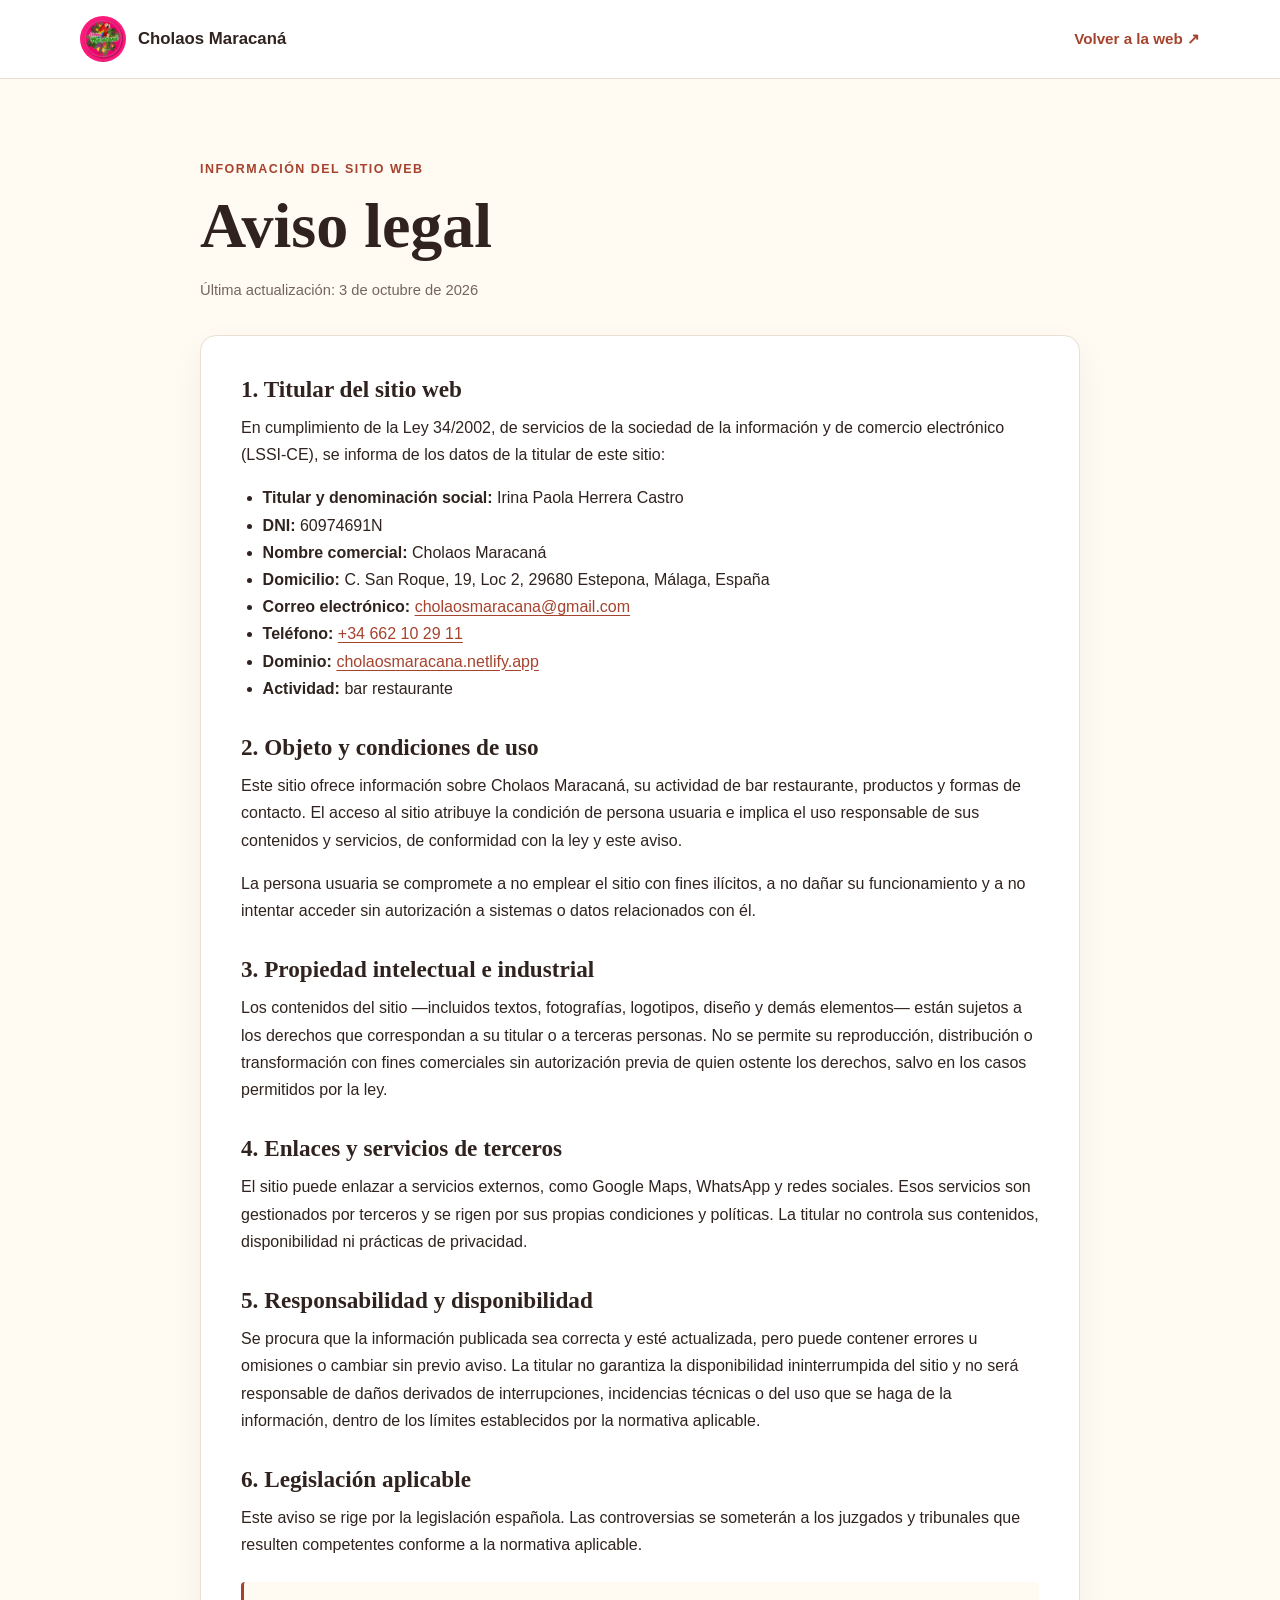
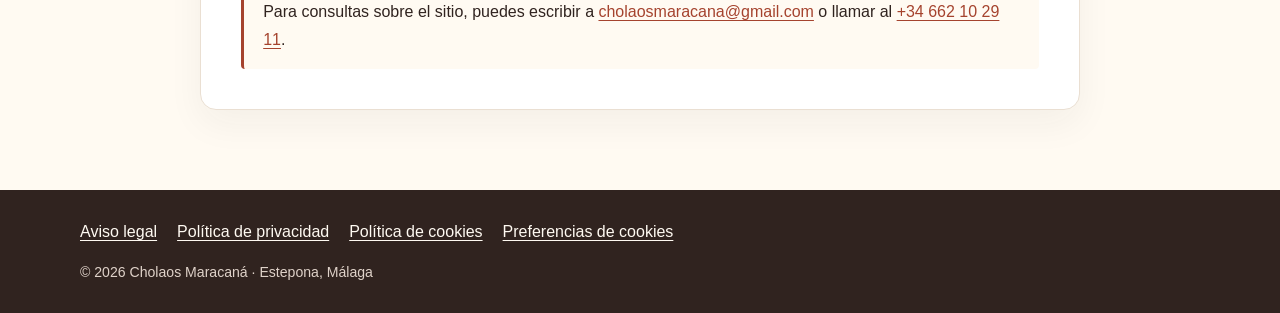
<file: aviso-legal.html>
<!DOCTYPE html>
<html lang="es">
<head>
  <meta charset="UTF-8">
  <meta name="viewport" content="width=device-width, initial-scale=1">
  <meta name="description" content="Aviso legal del sitio web de Cholaos Maracaná, bar restaurante en Estepona.">
  <meta name="theme-color" content="#fffaf2">
  <link rel="icon" href="favicon.ico" sizes="48x48">
  <link rel="icon" href="img/favicon/favicon-32.png" type="image/png" sizes="32x32">
  <link rel="icon" href="img/favicon/favicon-192.png" type="image/png" sizes="192x192">
  <link rel="apple-touch-icon" href="img/favicon/apple-touch-icon.png">
  <title>Aviso legal | Cholaos Maracaná</title>
  <link rel="stylesheet" href="css/legal.css">
  <!-- Metricool -->
  <script>function loadScript(a){var b=document.getElementsByTagName("head")[0],c=document.createElement("script");c.type="text/javascript",c.src="https://tracker.metricool.com/resources/be.js",c.onreadystatechange=a,c.onload=a,b.appendChild(c)}loadScript(function(){beTracker.t({hash:"d5d66e7a47331c2b52c919f27eda5e9d"})});</script>
</head>
<body>
  <header class="legal-header">
    <a class="legal-brand" href="index.html" aria-label="Cholaos Maracaná, página de inicio">
      <img src="img/logo.jpeg" alt="">
      <span>Cholaos Maracaná</span>
    </a>
    <a class="legal-home" href="index.html">Volver a la web <span aria-hidden="true">↗</span></a>
  </header>

  <main class="legal-main">
    <p class="legal-eyebrow">Información del sitio web</p>
    <h1>Aviso legal</h1>
    <p class="legal-updated">Última actualización: 3 de octubre de 2026</p>
    <article class="legal-content">
      <h2>1. Titular del sitio web</h2>
      <p>En cumplimiento de la Ley 34/2002, de servicios de la sociedad de la información y de comercio electrónico (LSSI-CE), se informa de los datos de la titular de este sitio:</p>
      <address>
        <ul>
          <li><strong>Titular y denominación social:</strong> Irina Paola Herrera Castro</li>
          <li><strong>DNI:</strong> 60974691N</li>
          <li><strong>Nombre comercial:</strong> Cholaos Maracaná</li>
          <li><strong>Domicilio:</strong> C. San Roque, 19, Loc 2, 29680 Estepona, Málaga, España</li>
          <li><strong>Correo electrónico:</strong> <a href="mailto:cholaosmaracana@gmail.com">cholaosmaracana@gmail.com</a></li>
          <li><strong>Teléfono:</strong> <a href="tel:+34662102911">+34 662 10 29 11</a></li>
          <li><strong>Dominio:</strong> <a href="https://cholaosmaracana.netlify.app/">cholaosmaracana.netlify.app</a></li>
          <li><strong>Actividad:</strong> bar restaurante</li>
        </ul>
      </address>

      <h2>2. Objeto y condiciones de uso</h2>
      <p>Este sitio ofrece información sobre Cholaos Maracaná, su actividad de bar restaurante, productos y formas de contacto. El acceso al sitio atribuye la condición de persona usuaria e implica el uso responsable de sus contenidos y servicios, de conformidad con la ley y este aviso.</p>
      <p>La persona usuaria se compromete a no emplear el sitio con fines ilícitos, a no dañar su funcionamiento y a no intentar acceder sin autorización a sistemas o datos relacionados con él.</p>

      <h2>3. Propiedad intelectual e industrial</h2>
      <p>Los contenidos del sitio —incluidos textos, fotografías, logotipos, diseño y demás elementos— están sujetos a los derechos que correspondan a su titular o a terceras personas. No se permite su reproducción, distribución o transformación con fines comerciales sin autorización previa de quien ostente los derechos, salvo en los casos permitidos por la ley.</p>

      <h2>4. Enlaces y servicios de terceros</h2>
      <p>El sitio puede enlazar a servicios externos, como Google Maps, WhatsApp y redes sociales. Esos servicios son gestionados por terceros y se rigen por sus propias condiciones y políticas. La titular no controla sus contenidos, disponibilidad ni prácticas de privacidad.</p>

      <h2>5. Responsabilidad y disponibilidad</h2>
      <p>Se procura que la información publicada sea correcta y esté actualizada, pero puede contener errores u omisiones o cambiar sin previo aviso. La titular no garantiza la disponibilidad ininterrumpida del sitio y no será responsable de daños derivados de interrupciones, incidencias técnicas o del uso que se haga de la información, dentro de los límites establecidos por la normativa aplicable.</p>

      <h2>6. Legislación aplicable</h2>
      <p>Este aviso se rige por la legislación española. Las controversias se someterán a los juzgados y tribunales que resulten competentes conforme a la normativa aplicable.</p>

      <div class="legal-callout">Para consultas sobre el sitio, puedes escribir a <a href="mailto:cholaosmaracana@gmail.com">cholaosmaracana@gmail.com</a> o llamar al <a href="tel:+34662102911">+34 662 10 29 11</a>.</div>
    </article>
  </main>

  <footer class="legal-footer">
    <nav aria-label="Información legal y privacidad">
      <a href="aviso-legal.html" aria-current="page">Aviso legal</a>
      <a href="politica-de-privacidad.html">Política de privacidad</a>
      <a href="politica-de-cookies.html">Política de cookies</a>
      <a href="index.html#cookie-banner">Preferencias de cookies</a>
    </nav>
    <p>&copy; 2026 Cholaos Maracaná · Estepona, Málaga</p>
  </footer>
</body>
</html>
</file>
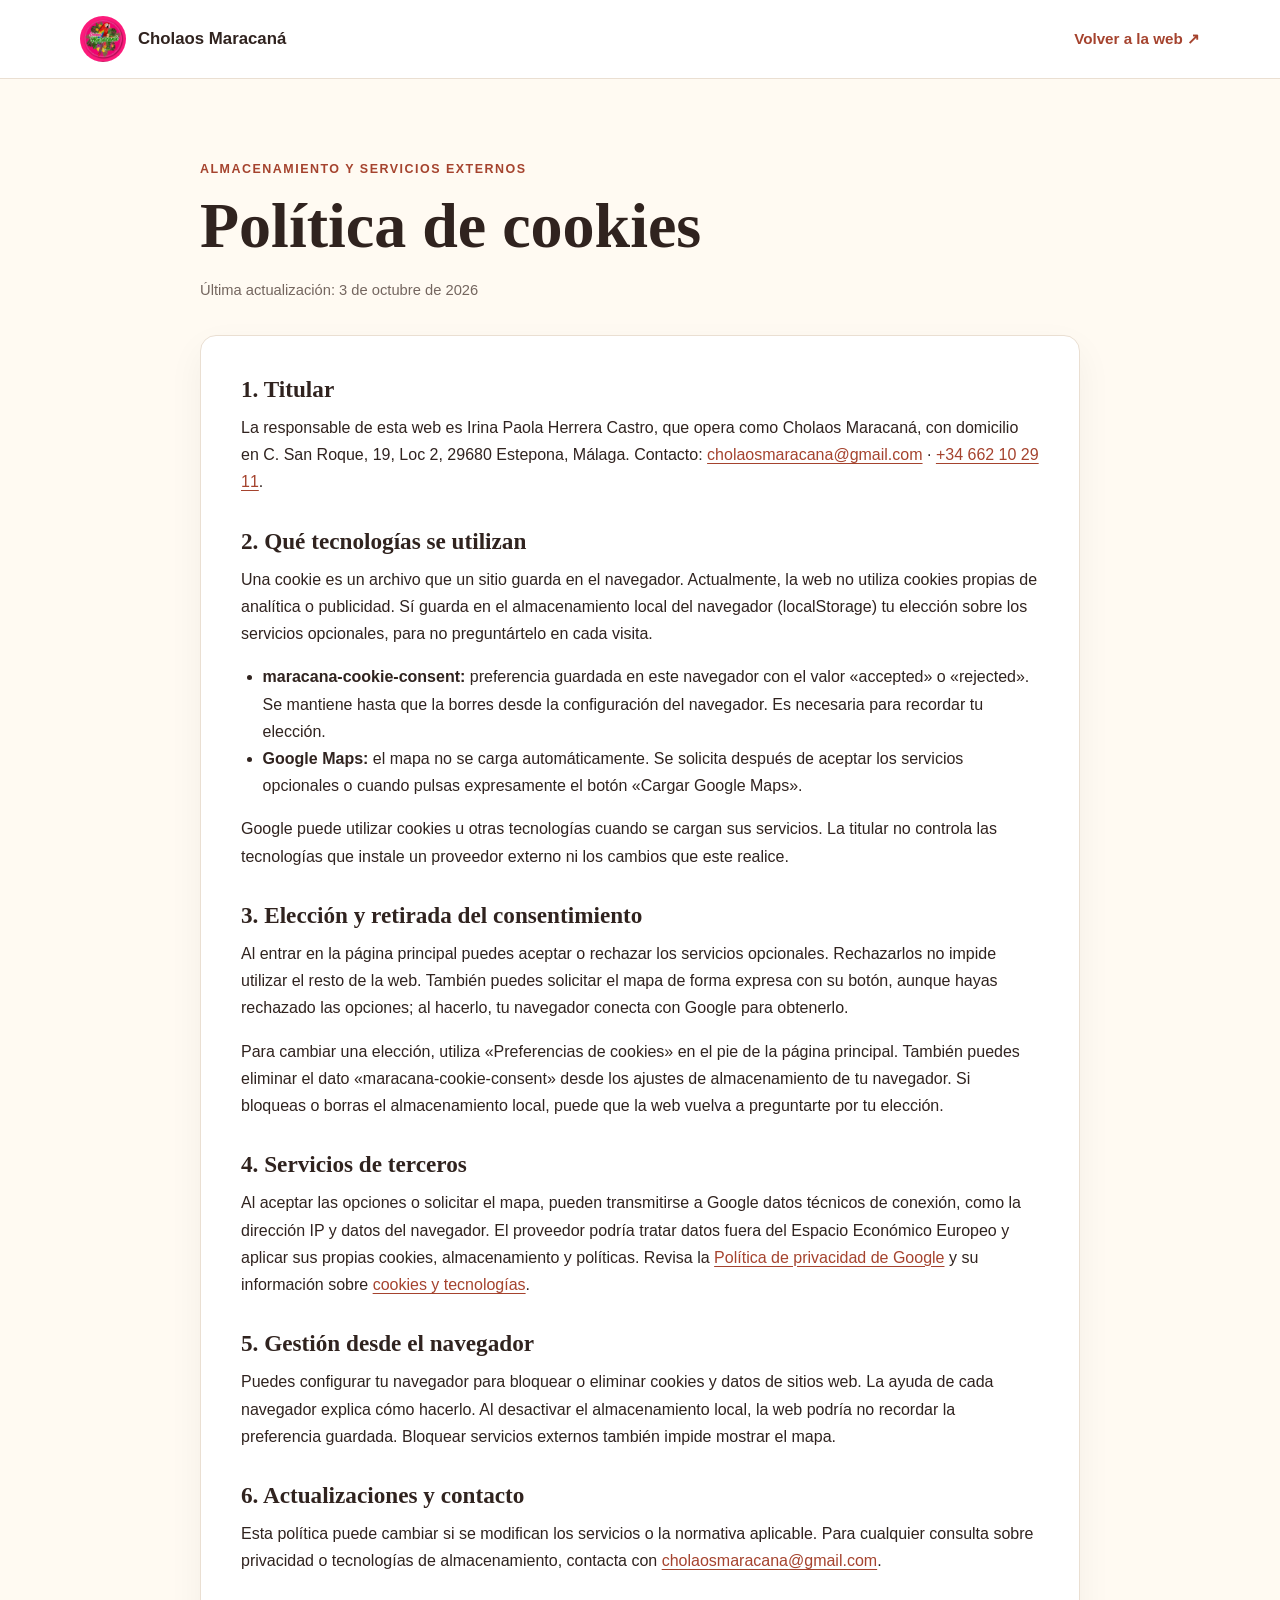
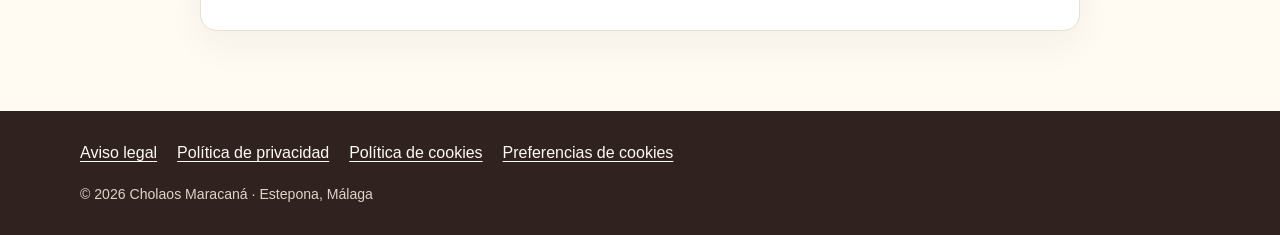
<file: politica-de-cookies.html>
<!DOCTYPE html>
<html lang="es">
<head>
  <meta charset="UTF-8">
  <meta name="viewport" content="width=device-width, initial-scale=1">
  <meta name="description" content="Política de cookies y tecnologías de almacenamiento usadas en la web de Cholaos Maracaná.">
  <meta name="theme-color" content="#fffaf2">
  <link rel="icon" href="favicon.ico" sizes="48x48">
  <link rel="icon" href="img/favicon/favicon-32.png" type="image/png" sizes="32x32">
  <link rel="icon" href="img/favicon/favicon-192.png" type="image/png" sizes="192x192">
  <link rel="apple-touch-icon" href="img/favicon/apple-touch-icon.png">
  <title>Política de cookies | Cholaos Maracaná</title>
  <link rel="stylesheet" href="css/legal.css">
  <!-- Metricool -->
  <script>function loadScript(a){var b=document.getElementsByTagName("head")[0],c=document.createElement("script");c.type="text/javascript",c.src="https://tracker.metricool.com/resources/be.js",c.onreadystatechange=a,c.onload=a,b.appendChild(c)}loadScript(function(){beTracker.t({hash:"d5d66e7a47331c2b52c919f27eda5e9d"})});</script>
</head>
<body>
  <header class="legal-header">
    <a class="legal-brand" href="index.html" aria-label="Cholaos Maracaná, página de inicio">
      <img src="img/logo.jpeg" alt="">
      <span>Cholaos Maracaná</span>
    </a>
    <a class="legal-home" href="index.html">Volver a la web <span aria-hidden="true">↗</span></a>
  </header>

  <main class="legal-main">
    <p class="legal-eyebrow">Almacenamiento y servicios externos</p>
    <h1>Política de cookies</h1>
    <p class="legal-updated">Última actualización: 3 de octubre de 2026</p>
    <article class="legal-content">
      <h2>1. Titular</h2>
      <p>La responsable de esta web es Irina Paola Herrera Castro, que opera como Cholaos Maracaná, con domicilio en C. San Roque, 19, Loc 2, 29680 Estepona, Málaga. Contacto: <a href="mailto:cholaosmaracana@gmail.com">cholaosmaracana@gmail.com</a> · <a href="tel:+34662102911">+34 662 10 29 11</a>.</p>

      <h2>2. Qué tecnologías se utilizan</h2>
      <p>Una cookie es un archivo que un sitio guarda en el navegador. Actualmente, la web no utiliza cookies propias de analítica o publicidad. Sí guarda en el almacenamiento local del navegador (localStorage) tu elección sobre los servicios opcionales, para no preguntártelo en cada visita.</p>
      <ul>
        <li><strong>maracana-cookie-consent:</strong> preferencia guardada en este navegador con el valor «accepted» o «rejected». Se mantiene hasta que la borres desde la configuración del navegador. Es necesaria para recordar tu elección.</li>
        <li><strong>Google Maps:</strong> el mapa no se carga automáticamente. Se solicita después de aceptar los servicios opcionales o cuando pulsas expresamente el botón «Cargar Google Maps».</li>
      </ul>
      <p>Google puede utilizar cookies u otras tecnologías cuando se cargan sus servicios. La titular no controla las tecnologías que instale un proveedor externo ni los cambios que este realice.</p>

      <h2>3. Elección y retirada del consentimiento</h2>
      <p>Al entrar en la página principal puedes aceptar o rechazar los servicios opcionales. Rechazarlos no impide utilizar el resto de la web. También puedes solicitar el mapa de forma expresa con su botón, aunque hayas rechazado las opciones; al hacerlo, tu navegador conecta con Google para obtenerlo.</p>
      <p>Para cambiar una elección, utiliza «Preferencias de cookies» en el pie de la página principal. También puedes eliminar el dato «maracana-cookie-consent» desde los ajustes de almacenamiento de tu navegador. Si bloqueas o borras el almacenamiento local, puede que la web vuelva a preguntarte por tu elección.</p>

      <h2>4. Servicios de terceros</h2>
      <p>Al aceptar las opciones o solicitar el mapa, pueden transmitirse a Google datos técnicos de conexión, como la dirección IP y datos del navegador. El proveedor podría tratar datos fuera del Espacio Económico Europeo y aplicar sus propias cookies, almacenamiento y políticas. Revisa la <a href="https://policies.google.com/privacy" target="_blank" rel="noopener noreferrer">Política de privacidad de Google</a> y su información sobre <a href="https://policies.google.com/technologies/cookies" target="_blank" rel="noopener noreferrer">cookies y tecnologías</a>.</p>

      <h2>5. Gestión desde el navegador</h2>
      <p>Puedes configurar tu navegador para bloquear o eliminar cookies y datos de sitios web. La ayuda de cada navegador explica cómo hacerlo. Al desactivar el almacenamiento local, la web podría no recordar la preferencia guardada. Bloquear servicios externos también impide mostrar el mapa.</p>

      <h2>6. Actualizaciones y contacto</h2>
      <p>Esta política puede cambiar si se modifican los servicios o la normativa aplicable. Para cualquier consulta sobre privacidad o tecnologías de almacenamiento, contacta con <a href="mailto:cholaosmaracana@gmail.com">cholaosmaracana@gmail.com</a>.</p>
    </article>
  </main>

  <footer class="legal-footer">
    <nav aria-label="Información legal y privacidad">
      <a href="aviso-legal.html">Aviso legal</a>
      <a href="politica-de-privacidad.html">Política de privacidad</a>
      <a href="politica-de-cookies.html" aria-current="page">Política de cookies</a>
      <a href="index.html#cookie-banner">Preferencias de cookies</a>
    </nav>
    <p>&copy; 2026 Cholaos Maracaná · Estepona, Málaga</p>
  </footer>
</body>
</html>
</file>
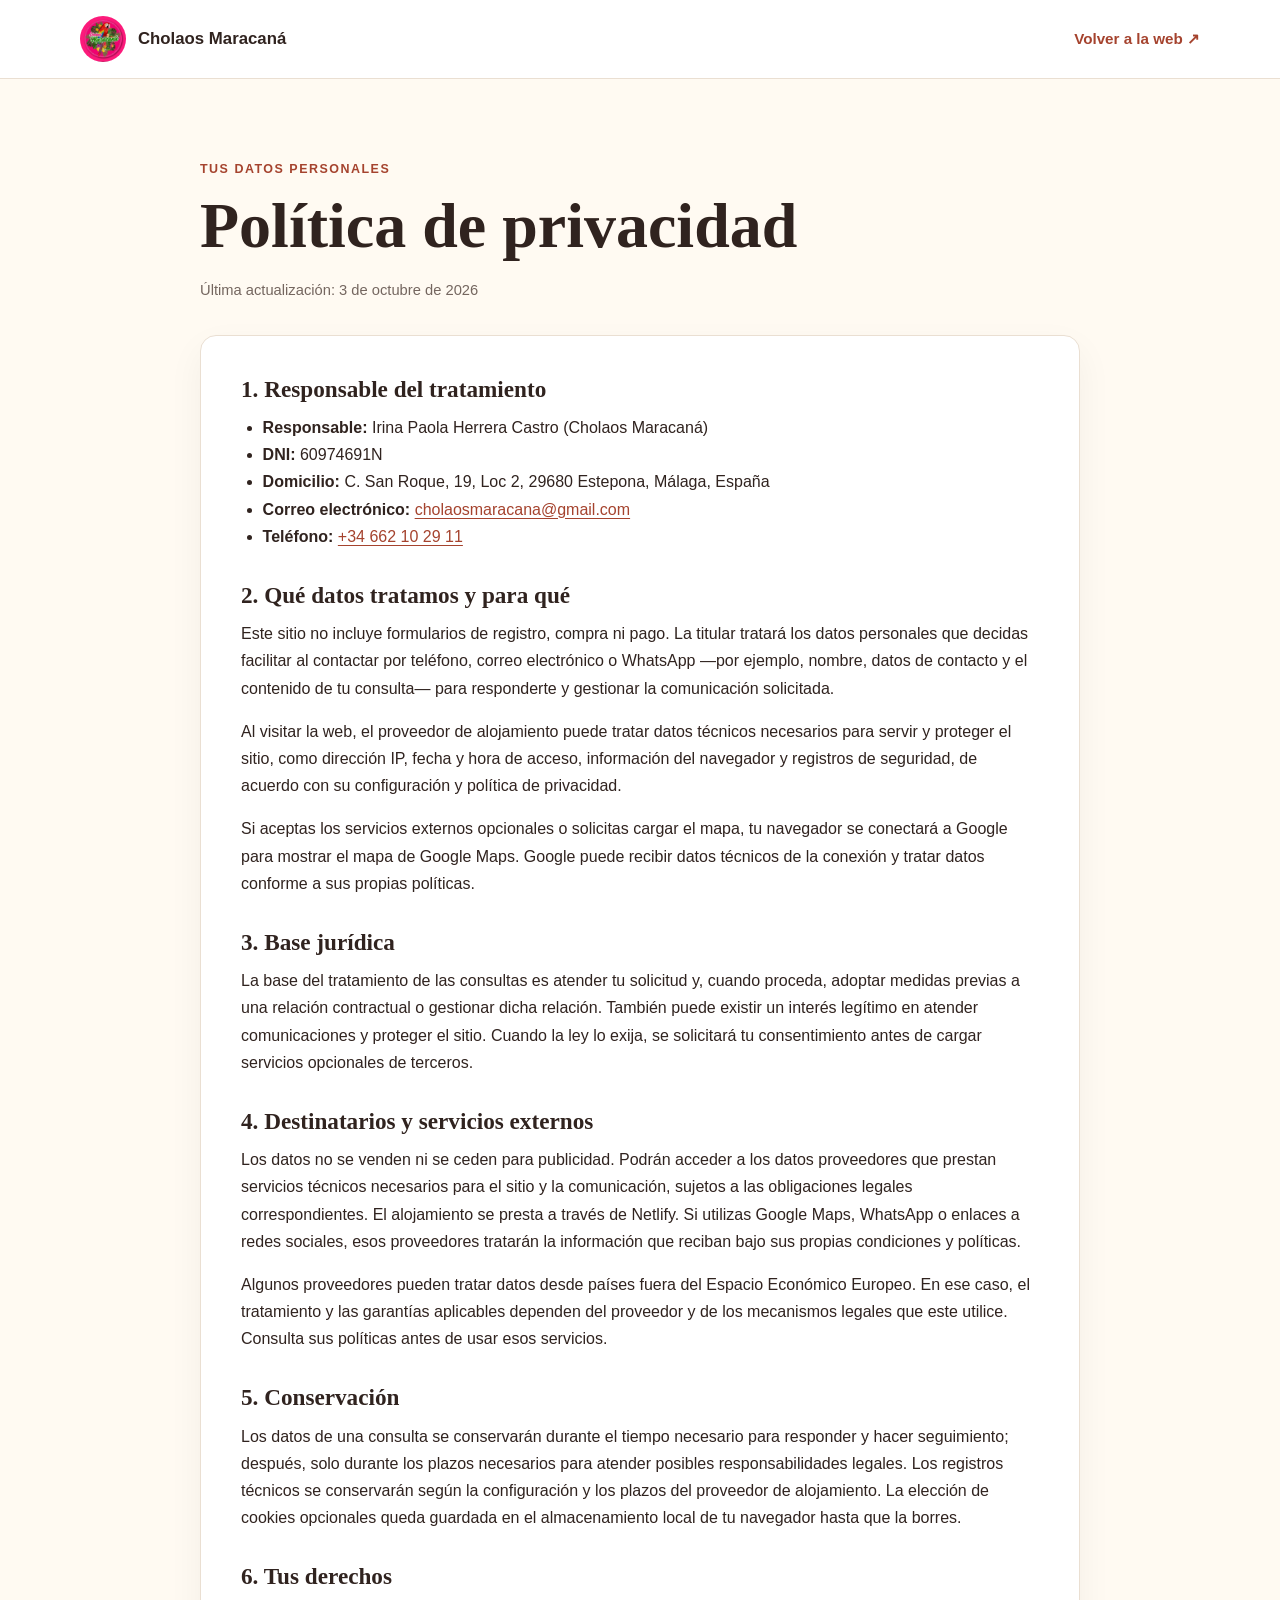
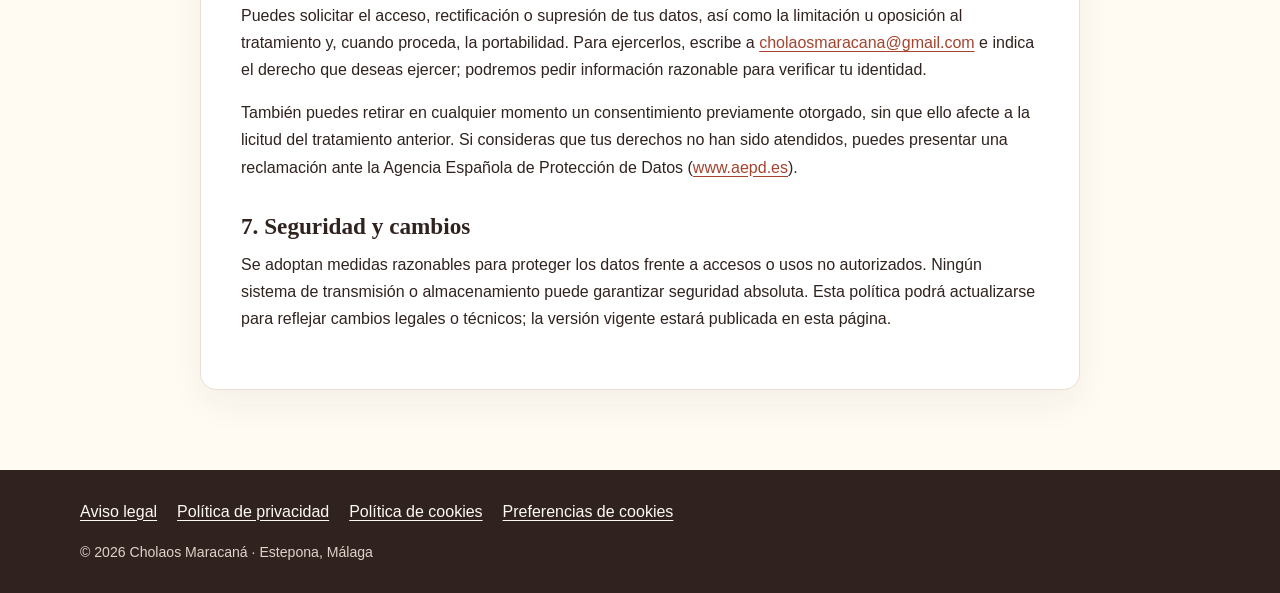
<file: politica-de-privacidad.html>
<!DOCTYPE html>
<html lang="es">
<head>
  <meta charset="UTF-8">
  <meta name="viewport" content="width=device-width, initial-scale=1">
  <meta name="description" content="Política de privacidad de Cholaos Maracaná: información sobre el tratamiento de datos personales.">
  <meta name="theme-color" content="#fffaf2">
  <link rel="icon" href="favicon.ico" sizes="48x48">
  <link rel="icon" href="img/favicon/favicon-32.png" type="image/png" sizes="32x32">
  <link rel="icon" href="img/favicon/favicon-192.png" type="image/png" sizes="192x192">
  <link rel="apple-touch-icon" href="img/favicon/apple-touch-icon.png">
  <title>Política de privacidad | Cholaos Maracaná</title>
  <link rel="stylesheet" href="css/legal.css">
  <!-- Metricool -->
  <script>function loadScript(a){var b=document.getElementsByTagName("head")[0],c=document.createElement("script");c.type="text/javascript",c.src="https://tracker.metricool.com/resources/be.js",c.onreadystatechange=a,c.onload=a,b.appendChild(c)}loadScript(function(){beTracker.t({hash:"d5d66e7a47331c2b52c919f27eda5e9d"})});</script>
</head>
<body>
  <header class="legal-header">
    <a class="legal-brand" href="index.html" aria-label="Cholaos Maracaná, página de inicio">
      <img src="img/logo.jpeg" alt="">
      <span>Cholaos Maracaná</span>
    </a>
    <a class="legal-home" href="index.html">Volver a la web <span aria-hidden="true">↗</span></a>
  </header>

  <main class="legal-main">
    <p class="legal-eyebrow">Tus datos personales</p>
    <h1>Política de privacidad</h1>
    <p class="legal-updated">Última actualización: 3 de octubre de 2026</p>
    <article class="legal-content">
      <h2>1. Responsable del tratamiento</h2>
      <ul>
        <li><strong>Responsable:</strong> Irina Paola Herrera Castro (Cholaos Maracaná)</li>
        <li><strong>DNI:</strong> 60974691N</li>
        <li><strong>Domicilio:</strong> C. San Roque, 19, Loc 2, 29680 Estepona, Málaga, España</li>
        <li><strong>Correo electrónico:</strong> <a href="mailto:cholaosmaracana@gmail.com">cholaosmaracana@gmail.com</a></li>
        <li><strong>Teléfono:</strong> <a href="tel:+34662102911">+34 662 10 29 11</a></li>
      </ul>

      <h2>2. Qué datos tratamos y para qué</h2>
      <p>Este sitio no incluye formularios de registro, compra ni pago. La titular tratará los datos personales que decidas facilitar al contactar por teléfono, correo electrónico o WhatsApp —por ejemplo, nombre, datos de contacto y el contenido de tu consulta— para responderte y gestionar la comunicación solicitada.</p>
      <p>Al visitar la web, el proveedor de alojamiento puede tratar datos técnicos necesarios para servir y proteger el sitio, como dirección IP, fecha y hora de acceso, información del navegador y registros de seguridad, de acuerdo con su configuración y política de privacidad.</p>
      <p>Si aceptas los servicios externos opcionales o solicitas cargar el mapa, tu navegador se conectará a Google para mostrar el mapa de Google Maps. Google puede recibir datos técnicos de la conexión y tratar datos conforme a sus propias políticas.</p>

      <h2>3. Base jurídica</h2>
      <p>La base del tratamiento de las consultas es atender tu solicitud y, cuando proceda, adoptar medidas previas a una relación contractual o gestionar dicha relación. También puede existir un interés legítimo en atender comunicaciones y proteger el sitio. Cuando la ley lo exija, se solicitará tu consentimiento antes de cargar servicios opcionales de terceros.</p>

      <h2>4. Destinatarios y servicios externos</h2>
      <p>Los datos no se venden ni se ceden para publicidad. Podrán acceder a los datos proveedores que prestan servicios técnicos necesarios para el sitio y la comunicación, sujetos a las obligaciones legales correspondientes. El alojamiento se presta a través de Netlify. Si utilizas Google Maps, WhatsApp o enlaces a redes sociales, esos proveedores tratarán la información que reciban bajo sus propias condiciones y políticas.</p>
      <p>Algunos proveedores pueden tratar datos desde países fuera del Espacio Económico Europeo. En ese caso, el tratamiento y las garantías aplicables dependen del proveedor y de los mecanismos legales que este utilice. Consulta sus políticas antes de usar esos servicios.</p>

      <h2>5. Conservación</h2>
      <p>Los datos de una consulta se conservarán durante el tiempo necesario para responder y hacer seguimiento; después, solo durante los plazos necesarios para atender posibles responsabilidades legales. Los registros técnicos se conservarán según la configuración y los plazos del proveedor de alojamiento. La elección de cookies opcionales queda guardada en el almacenamiento local de tu navegador hasta que la borres.</p>

      <h2>6. Tus derechos</h2>
      <p>Puedes solicitar el acceso, rectificación o supresión de tus datos, así como la limitación u oposición al tratamiento y, cuando proceda, la portabilidad. Para ejercerlos, escribe a <a href="mailto:cholaosmaracana@gmail.com">cholaosmaracana@gmail.com</a> e indica el derecho que deseas ejercer; podremos pedir información razonable para verificar tu identidad.</p>
      <p>También puedes retirar en cualquier momento un consentimiento previamente otorgado, sin que ello afecte a la licitud del tratamiento anterior. Si consideras que tus derechos no han sido atendidos, puedes presentar una reclamación ante la Agencia Española de Protección de Datos (<a href="https://www.aepd.es/" target="_blank" rel="noopener noreferrer">www.aepd.es</a>).</p>

      <h2>7. Seguridad y cambios</h2>
      <p>Se adoptan medidas razonables para proteger los datos frente a accesos o usos no autorizados. Ningún sistema de transmisión o almacenamiento puede garantizar seguridad absoluta. Esta política podrá actualizarse para reflejar cambios legales o técnicos; la versión vigente estará publicada en esta página.</p>
    </article>
  </main>

  <footer class="legal-footer">
    <nav aria-label="Información legal y privacidad">
      <a href="aviso-legal.html">Aviso legal</a>
      <a href="politica-de-privacidad.html" aria-current="page">Política de privacidad</a>
      <a href="politica-de-cookies.html">Política de cookies</a>
      <a href="index.html#cookie-banner">Preferencias de cookies</a>
    </nav>
    <p>&copy; 2026 Cholaos Maracaná · Estepona, Málaga</p>
  </footer>
</body>
</html>
</file>
<file: css/legal.css>
:root {
  color-scheme: light;
  --legal-ink: #30231f;
  --legal-muted: #74665f;
  --legal-paper: #fffaf2;
  --legal-surface: #fff;
  --legal-accent: #a5432e;
  --legal-line: #eadfd2;
}

* {
  box-sizing: border-box;
}

html {
  scroll-behavior: smooth;
}

body {
  margin: 0;
  background: var(--legal-paper);
  color: var(--legal-ink);
  font-family: "DM Sans", "Segoe UI", sans-serif;
  line-height: 1.7;
}

a {
  color: var(--legal-accent);
  text-underline-offset: 0.18em;
}

a:hover {
  color: #71301f;
}

.legal-header {
  display: flex;
  align-items: center;
  justify-content: space-between;
  gap: 1.5rem;
  padding: 1rem max(1.25rem, calc((100% - 1120px) / 2));
  background: var(--legal-surface);
  border-bottom: 1px solid var(--legal-line);
}

.legal-brand {
  display: inline-flex;
  align-items: center;
  gap: 0.75rem;
  color: var(--legal-ink);
  font-size: 1.05rem;
  font-weight: 700;
  text-decoration: none;
}

.legal-brand img {
  width: 46px;
  height: 46px;
  border-radius: 50%;
  object-fit: cover;
}

.legal-home {
  font-size: 0.95rem;
  font-weight: 600;
  text-decoration: none;
}

.legal-main {
  width: min(100% - 2rem, 880px);
  margin: 0 auto;
  padding: clamp(2.5rem, 7vw, 5rem) 0;
}

.legal-eyebrow {
  margin: 0 0 0.5rem;
  color: var(--legal-accent);
  font-size: 0.78rem;
  font-weight: 700;
  letter-spacing: 0.12em;
  text-transform: uppercase;
}

.legal-main h1,
.legal-main h2 {
  font-family: "Fraunces", Georgia, serif;
  line-height: 1.2;
}

.legal-main h1 {
  margin: 0;
  font-size: clamp(2.3rem, 7vw, 4rem);
}

.legal-updated {
  margin: 0.8rem 0 2rem;
  color: var(--legal-muted);
  font-size: 0.92rem;
}

.legal-content {
  padding: clamp(1.25rem, 4vw, 2.5rem);
  background: var(--legal-surface);
  border: 1px solid var(--legal-line);
  border-radius: 1rem;
  box-shadow: 0 14px 36px rgb(48 35 31 / 5%);
}

.legal-content h2 {
  margin: 2rem 0 0.65rem;
  font-size: 1.45rem;
}

.legal-content h2:first-child {
  margin-top: 0;
}

.legal-content p,
.legal-content ul {
  margin: 0.65rem 0 1rem;
}

.legal-content ul {
  padding-left: 1.35rem;
}

.legal-content address {
  font-style: normal;
}

.legal-callout {
  margin-top: 1.5rem;
  padding: 1rem 1.2rem;
  background: var(--legal-paper);
  border-left: 3px solid var(--legal-accent);
  border-radius: 0.25rem;
}

.legal-footer {
  padding: 1.75rem max(1.25rem, calc((100% - 1120px) / 2));
  background: #30231f;
  color: #fffaf2;
}

.legal-footer nav {
  display: flex;
  flex-wrap: wrap;
  gap: 0.65rem 1.25rem;
}

.legal-footer a {
  color: #fffaf2;
}

.legal-footer p {
  margin: 1rem 0 0;
  color: #dfd2c9;
  font-size: 0.88rem;
}

@media (max-width: 560px) {
  .legal-header {
    align-items: flex-start;
    flex-direction: column;
    gap: 0.65rem;
  }

  .legal-main {
    width: min(100% - 1.25rem, 880px);
  }
}
</file>
